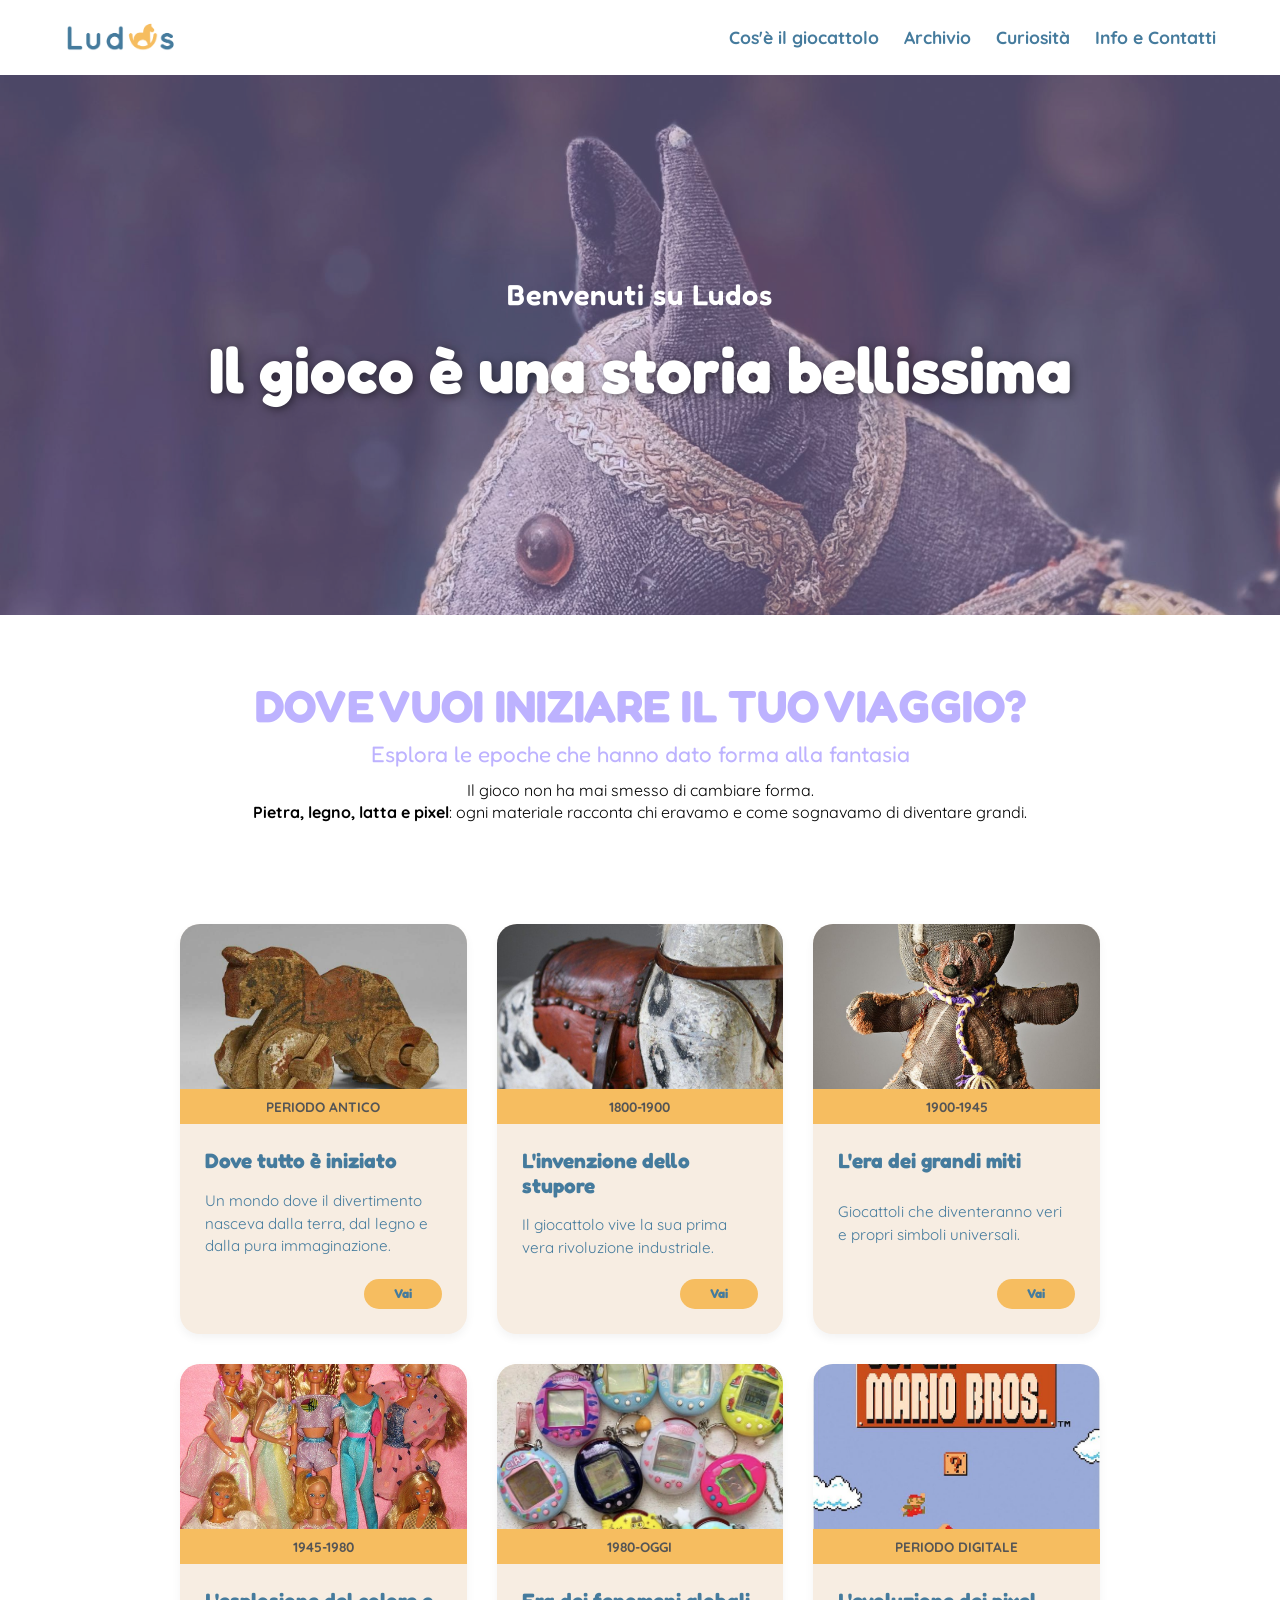
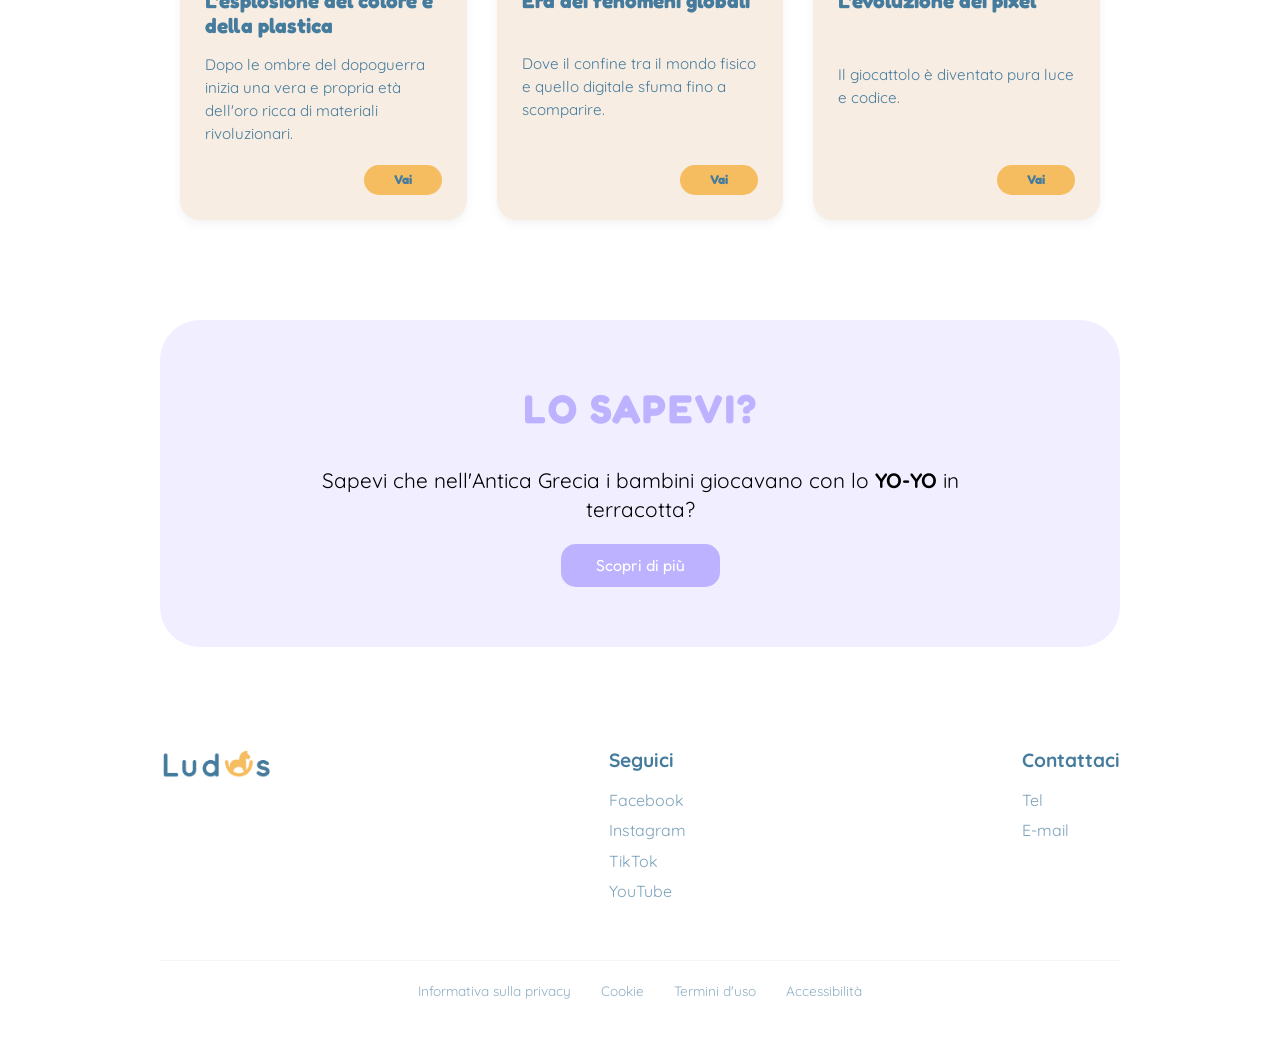
<file: index.html>
<!DOCTYPE html>
<html lang="en">
<head>
    <meta charset="UTF-8">
    <meta name="viewport" content="width=device-width, initial-scale=1.0">
    <title>Document</title>
    <link rel="stylesheet" href="css/style.css">
    <link rel="preconnect" href="https://fonts.googleapis.com">
    <link rel="preconnect" href="https://fonts.gstatic.com" crossorigin>
    <link href="https://fonts.googleapis.com/css2?family=Fredoka:wght@400;600;700&family=Quicksand:wght@400;500;700&display=swap" rel="stylesheet">
</head>
<body>
    <header>
        <nav class="navbar">
            <div class="logo">
                <img src="immagini/logo.png" alt="Lodus Logo">
            </div>
            <ul class="nav-links">
                <li><a href="#">Cos'è il giocattolo</a></li>
                <li><a href="#">Archivio</a></li>
                <li><a href="curiosita.html">Curiosità</a></li>
                <li><a href="#">Info e Contatti</a></li>
            </ul>
        </nav>
    </header>
    <section class="hero">
    <img src="immagini/herohome.jpg" alt="Dettaglio giocattolo antico Ludos" class="hero-img">
    
    <div class="hero-overlay"></div>

    <div class="hero-content">
        <p>Benvenuti su Ludos</p>
        <h1>Il gioco è una storia bellissima</h1>
    </div>
</section>

    <main class="container">
        <section class="intro-text">
            <h2>DOVE VUOI INIZIARE IL TUO VIAGGIO?</h2>
            <p class="subtitle">Esplora le epoche che hanno dato forma alla fantasia</p>
            <p class="description">
                Il gioco non ha mai smesso di cambiare forma. <br>
                <strong>Pietra, legno, latta e pixel</strong>: ogni materiale racconta chi eravamo e come sognavamo di diventare grandi.
            </p>
        </section>
        <section class="grid-container">
    <article class="card">
        <div class="card-header">
            <img src="immagini/1.jpg" alt="Periodo Antico">
            <div class="badge orange">Periodo antico</div>
        </div>
        <div class="card-body">
            <h3>Dove tutto è iniziato</h3>
            <p>Un mondo dove il divertimento nasceva dalla terra, dal legno e dalla pura immaginazione.</p>
            <a href="periodo.html" class="btn-vai">Vai</a>
        </div>
    </article>

    <article class="card">
        <div class="card-header">
            <img src="immagini/2.jpg" alt="1800-1900">
            <div class="badge yellow">1800-1900</div>
        </div>
        <div class="card-body">
            <h3>L'invenzione dello stupore</h3>
            <p>Il giocattolo vive la sua prima vera rivoluzione industriale.</p>
            <a href="#" class="btn-vai">Vai</a>
        </div>
    </article>

    <article class="card">
        <div class="card-header">
            <img src="immagini/3.jpg" alt="1900-1945">
            <div class="badge yellow">1900-1945</div>
        </div>
        <div class="card-body">
            <h3>L'era dei grandi miti</h3>
            <p>Giocattoli che diventeranno veri e propri simboli universali.</p>
            <a href="#" class="btn-vai">Vai</a>
        </div>
    </article>

    <article class="card">
        <div class="card-header">
            <img src="immagini/4.jpg" alt="1945-1980">
            <div class="badge yellow">1945-1980</div>
        </div>
        <div class="card-body">
            <h3>L'esplosione del colore e della plastica</h3>
            <p>Dopo le ombre del dopoguerra inizia una vera e propria età dell'oro ricca di materiali rivoluzionari.</p>
            <a href="#" class="btn-vai">Vai</a>
        </div>
    </article>

    <article class="card">
        <div class="card-header">
            <img src="immagini/5.jpg" alt="1980-Oggi">
            <div class="badge yellow">1980-Oggi</div>
        </div>
        <div class="card-body">
            <h3>Era dei fenomeni globali</h3>
            <p>Dove il confine tra il mondo fisico e quello digitale sfuma fino a scomparire.</p>
            <a href="#" class="btn-vai">Vai</a>
        </div>
    </article>

    <article class="card">
        <div class="card-header">
            <img src="immagini/6.jpg" alt="Periodo Digitale">
            <div class="badge orange">Periodo digitale</div>
        </div>
        <div class="card-body">
            <h3>L'evoluzione dei pixel</h3>
            <p>Il giocattolo è diventato pura luce e codice.</p>
            <a href="#" class="btn-vai">Vai</a>
        </div>
    </article>
</section>
<section class="did-you-know-container">
    <div class="did-you-know-box">
        <h3>LO SAPEVI?</h3>
        <p>Sapevi che nell'Antica Grecia i bambini giocavano con lo <strong>YO-YO</strong> in terracotta?</p>
        <a href="curiosita.html" class="btn-scopri">Scopri di più</a>
    </div>
</section>
<footer>
    <div class="footer-main">
        <div class="footer-logo">
            <img src="immagini/logo.png" alt="">
        </div>
        
        <div class="footer-column">
            <h3>Seguici</h3>
            <a href="#">Facebook</a>
            <a href="#">Instagram</a>
            <a href="#">TikTok</a>
            <a href="#">YouTube</a>
        </div>
        
        <div class="footer-column">
            <h3>Contattaci</h3>
            <p>Tel</p>
            <p>E-mail</p>
        </div>
    </div>
    
    <div class="footer-bottom">
        <a href="#">Informativa sulla privacy</a>
        <a href="#">Cookie</a>
        <a href="#">Termini d'uso</a>
        <a href="#">Accessibilità</a>
    </div>
</footer>
</body>
</html>
</file>
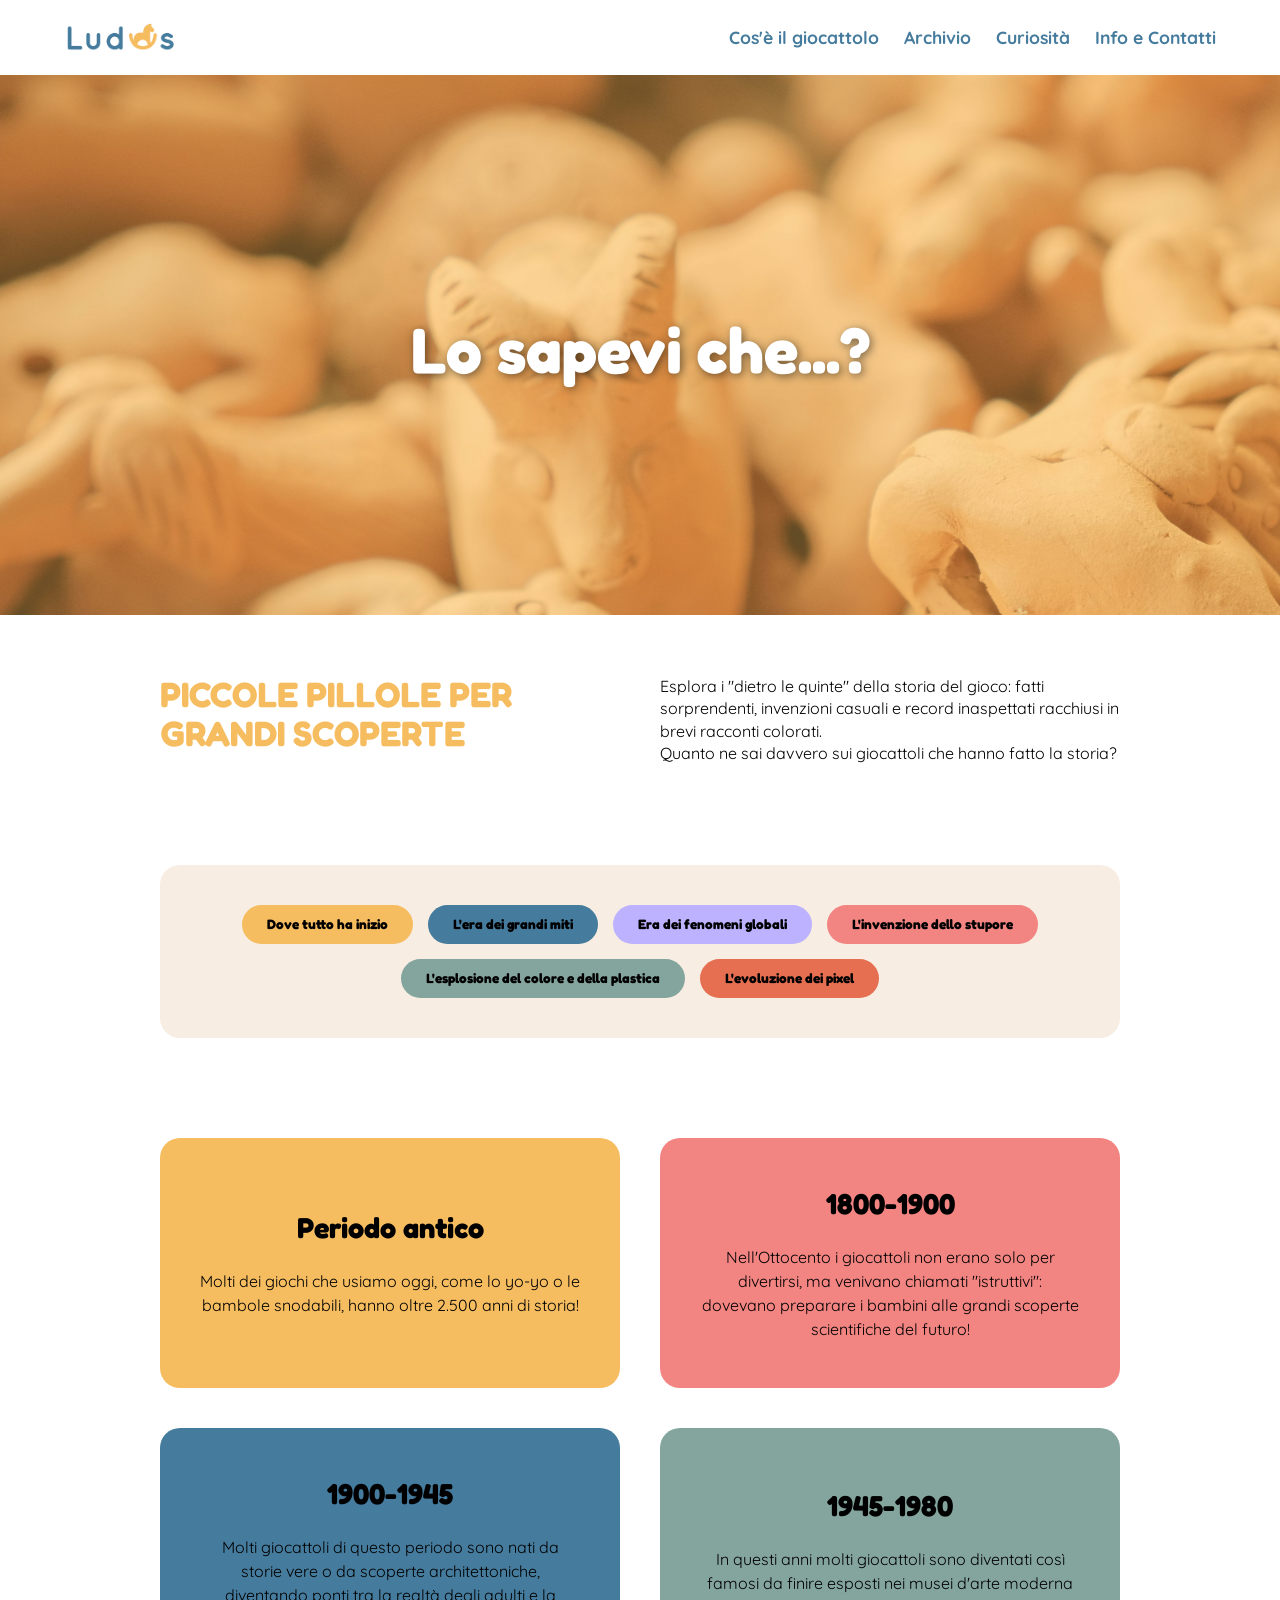
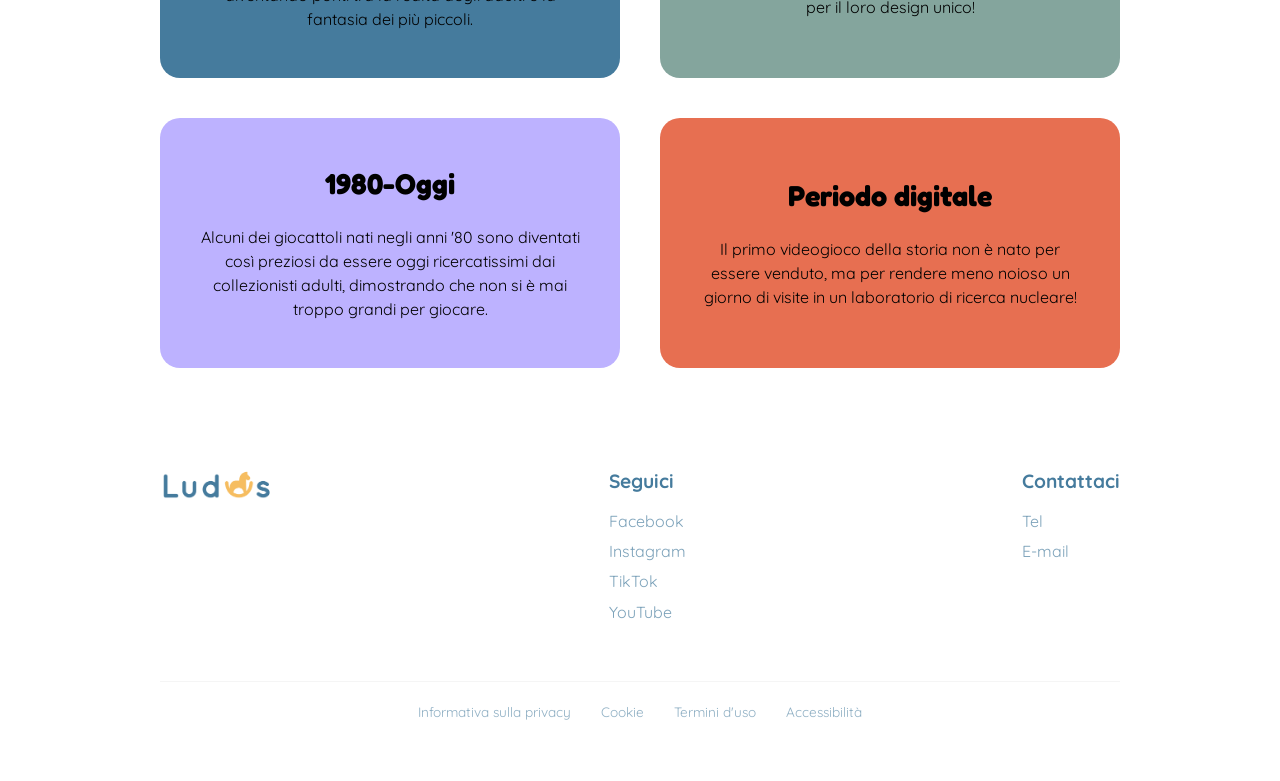
<file: curiosita.html>
<!DOCTYPE html>
<html lang="en">
<head>
    <meta charset="UTF-8">
    <meta name="viewport" content="width=device-width, initial-scale=1.0">
    <title>Document</title>
    <link rel="stylesheet" href="css/style.css">
    <link rel="preconnect" href="https://fonts.googleapis.com">
    <link rel="preconnect" href="https://fonts.gstatic.com" crossorigin>
    <link href="https://fonts.googleapis.com/css2?family=Fredoka:wght@400;600;700&family=Quicksand:wght@400;500;700&display=swap" rel="stylesheet">
</head>
<body>
    <header>
        <nav class="navbar">
            <div class="logo">
                <a href="index.html">
                <img src="immagini/logo.png" alt="Lodus Logo">
                </a>
            </div>
            <ul class="nav-links">
                <li><a href="#">Cos'è il giocattolo</a></li>
                <li><a href="#">Archivio</a></li>
                <li><a href="#">Curiosità</a></li>
                <li><a href="#">Info e Contatti</a></li>
            </ul>
        </nav>
    </header>
    <section class="hero">
    <img src="immagini/1c.jpg" alt="Dettaglio giocattolo antico Ludos" class="hero-img">
    
    <div class="hero-overlay-c"></div>

    <div class="hero-content">
        <p></p>
        <h1>Lo sapevi che...?</h1>
    </div>
</section>
<main class="container">
    <section class="intro-pillole">
        <div class="intro-header">
            <h2>PICCOLE PILLOLE PER GRANDI SCOPERTE</h2>
            <div class="intro-desc">
                <p>Esplora i "dietro le quinte" della storia del gioco: fatti sorprendenti, invenzioni casuali e record inaspettati racchiusi in brevi racconti colorati.</p>
                <p>Quanto ne sai davvero sui giocattoli che hanno fatto la storia?</p>
            </div>
        </div>
    </section>

    <nav class="pill-navigation">
        <div class="pill-container">
            <a href="#" class="pill orange">Dove tutto ha inizio</a>
            <a href="#" class="pill blue-dark">L'era dei grandi miti</a>
            <a href="#" class="pill purple">Era dei fenomeni globali</a>
            <a href="#" class="pill pink">L'invenzione dello stupore</a>
            <a href="#" class="pill green">L'esplosione del colore e della plastica</a>
            <a href="#" class="pill red">L'evoluzione dei pixel</a>
        </div>
    </nav>

    <section class="curiosity-grid">
        <article class="curiosity-card bg-orange">
            <h3>Periodo antico</h3>
            <p>Molti dei giochi che usiamo oggi, come lo yo-yo o le bambole snodabili, hanno oltre 2.500 anni di storia!</p>
        </article>

        <article class="curiosity-card bg-pink">
            <h3>1800-1900</h3>
            <p>Nell'Ottocento i giocattoli non erano solo per divertirsi, ma venivano chiamati "istruttivi": dovevano preparare i bambini alle grandi scoperte scientifiche del futuro!</p>
        </article>

        <article class="curiosity-card bg-blue-dark">
            <h3>1900-1945</h3>
            <p>Molti giocattoli di questo periodo sono nati da storie vere o da scoperte architettoniche, diventando ponti tra la realtà degli adulti e la fantasia dei più piccoli.</p>
        </article>

        <article class="curiosity-card bg-green">
            <h3>1945-1980</h3>
            <p>In questi anni molti giocattoli sono diventati così famosi da finire esposti nei musei d'arte moderna per il loro design unico!</p>
        </article>

        <article class="curiosity-card bg-purple">
            <h3>1980-Oggi</h3>
            <p>Alcuni dei giocattoli nati negli anni '80 sono diventati così preziosi da essere oggi ricercatissimi dai collezionisti adulti, dimostrando che non si è mai troppo grandi per giocare.</p>
        </article>

        <article class="curiosity-card bg-red">
            <h3>Periodo digitale</h3>
            <p>Il primo videogioco della storia non è nato per essere venduto, ma per rendere meno noioso un giorno di visite in un laboratorio di ricerca nucleare!</p>
        </article>
    </section>
    <footer>
    <div class="footer-main">
        <div class="footer-logo">
            <img src="immagini/logo.png" alt="">
        </div>
        
        <div class="footer-column">
            <h3>Seguici</h3>
            <a href="#">Facebook</a>
            <a href="#">Instagram</a>
            <a href="#">TikTok</a>
            <a href="#">YouTube</a>
        </div>
        
        <div class="footer-column">
            <h3>Contattaci</h3>
            <p>Tel</p>
            <p>E-mail</p>
        </div>
    </div>
    
    <div class="footer-bottom">
        <a href="#">Informativa sulla privacy</a>
        <a href="#">Cookie</a>
        <a href="#">Termini d'uso</a>
        <a href="#">Accessibilità</a>
    </div>
</footer>
</main>
</body>
</html>
</file>
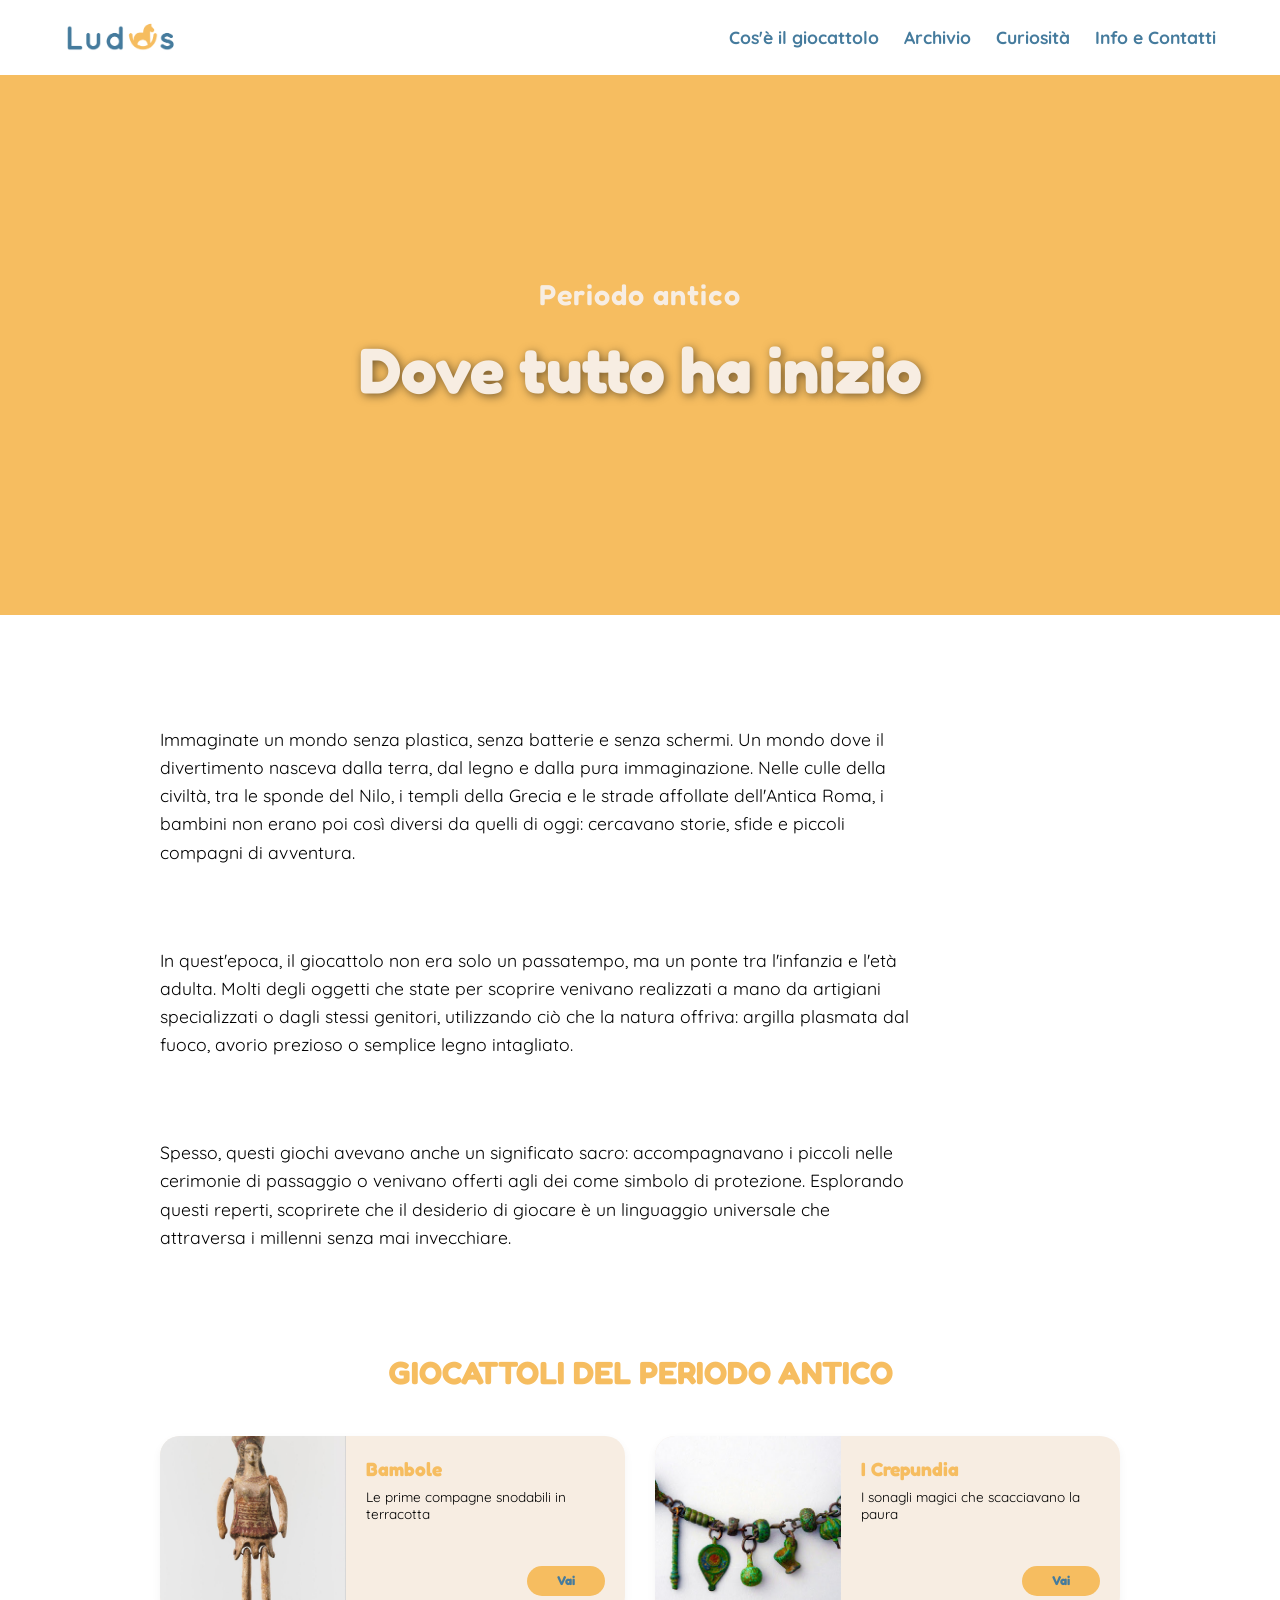
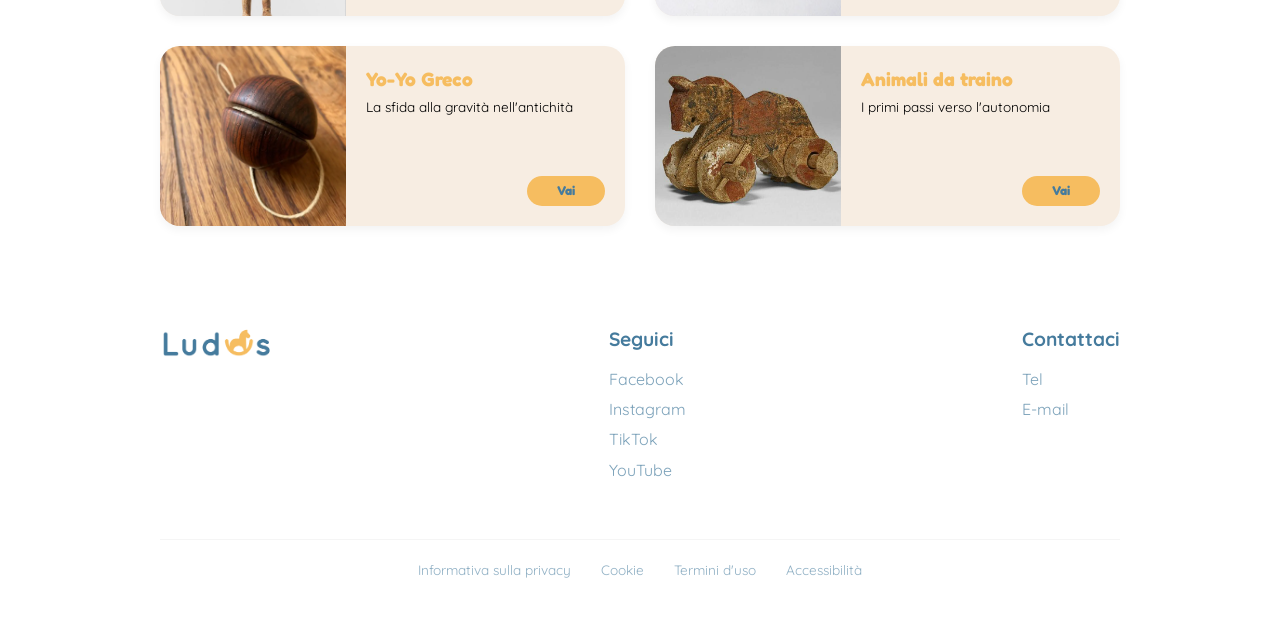
<file: periodo.html>
<!DOCTYPE html>
<html lang="en">
<head>
    <meta charset="UTF-8">
    <meta name="viewport" content="width=device-width, initial-scale=1.0">
    <title>Document</title>
    <link rel="stylesheet" href="css/style.css">
    <link rel="preconnect" href="https://fonts.googleapis.com">
    <link rel="preconnect" href="https://fonts.gstatic.com" crossorigin>
    <link href="https://fonts.googleapis.com/css2?family=Fredoka:wght@400;600;700&family=Quicksand:wght@400;500;700&display=swap" rel="stylesheet">
</head>
<body>
    <header>
        <nav class="navbar">
            <div class="logo">
                <a href="index.html">
                <img src="immagini/logo.png" alt="Ludos Logo">
                </a>
            </div>
            <ul class="nav-links">
                <li><a href="#">Cos'è il giocattolo</a></li>
                <li><a href="#">Archivio</a></li>
                <li><a href="curiosita.html">Curiosità</a></li>
                <li><a href="#">Info e Contatti</a></li>
            </ul>
        </nav>
    </header>
    <section class="hero">
    <div class="hero-overlay-p"></div>

    <div class="hero-content-periodo">
        <p>Periodo antico</p>
        <h1>Dove tutto ha inizio</h1>
    </div>
    </section>
    <main class="container">
    <section class="period-description">
        <p>
            Immaginate un mondo senza plastica, senza batterie e senza schermi. Un mondo dove il divertimento nasceva dalla terra, dal legno e dalla pura immaginazione. Nelle culle della civiltà, tra le sponde del Nilo, i templi della Grecia e le strade affollate dell'Antica Roma, i bambini non erano poi così diversi da quelli di oggi: cercavano storie, sfide e piccoli compagni di avventura.
        </p>
        <p>
            In quest'epoca, il giocattolo non era solo un passatempo, ma un ponte tra l'infanzia e l'età adulta. Molti degli oggetti che state per scoprire venivano realizzati a mano da artigiani specializzati o dagli stessi genitori, utilizzando ciò che la natura offriva: argilla plasmata dal fuoco, avorio prezioso o semplice legno intagliato.
        </p>
        <p>
            Spesso, questi giochi avevano anche un significato sacro: accompagnavano i piccoli nelle cerimonie di passaggio o venivano offerti agli dei come simbolo di protezione. Esplorando questi reperti, scoprirete che il desiderio di giocare è un linguaggio universale che attraversa i millenni senza mai invecchiare.
        </p>
    </section>

    <section class="grid-title">
        <h2>GIOCATTOLI DEL PERIODO ANTICO</h2>
    </section>

    <section class="products-grid">
        <article class="product-card">
            <div class="product-image">
                <img src="immagini/g1.jpg" alt="Bambole antiche">
            </div>
            <div class="product-info">
                <div class="text-content">
                    <h3>Bambole</h3>
                    <p>Le prime compagne snodabili in terracotta</p>
                </div>
                <a href="#" class="btn-vai">Vai</a>
            </div>
        </article>

        <article class="product-card">
            <div class="product-image">
                <img src="immagini/g2.jpg" alt="I Crepundia">
            </div>
            <div class="product-info">
                <div class="text-content">
                    <h3>I Crepundia</h3>
                    <p>I sonagli magici che scacciavano la paura</p>
                </div>
                <a href="#" class="btn-vai">Vai</a>
            </div>
        </article>

        <article class="product-card">
            <div class="product-image">
                <img src="immagini/g3.webp" alt="Yo-Yo Greco">
            </div>
            <div class="product-info">
                <div class="text-content">
                    <h3>Yo-Yo Greco</h3>
                    <p>La sfida alla gravità nell'antichità</p>
                </div>
                <a href="#" class="btn-vai">Vai</a>
            </div>
        </article>

        <article class="product-card">
            <div class="product-image">
                <img src="immagini/1.jpg" alt="Animali da traino">
            </div>
            <div class="product-info">
                <div class="text-content">
                    <h3>Animali da traino</h3>
                    <p>I primi passi verso l'autonomia</p>
                </div>
                <a href="#" class="btn-vai">Vai</a>
            </div>
        </article>
    </section>
    <footer>
    <div class="footer-main">
        <div class="footer-logo">
            <img src="immagini/logo.png" alt="">
        </div>
        
        <div class="footer-column">
            <h3>Seguici</h3>
            <a href="#">Facebook</a>
            <a href="#">Instagram</a>
            <a href="#">TikTok</a>
            <a href="#">YouTube</a>
        </div>
        
        <div class="footer-column">
            <h3>Contattaci</h3>
            <p>Tel</p>
            <p>E-mail</p>
        </div>
    </div>
    
    <div class="footer-bottom">
        <a href="#">Informativa sulla privacy</a>
        <a href="#">Cookie</a>
        <a href="#">Termini d'uso</a>
        <a href="#">Accessibilità</a>
    </div>
</footer>
</main>
</file>
<file: css/style.css>
:root {
    --primario: rgba(247, 237, 226, 1);
    --secondario: rgba(132, 165, 157, 1);
    --terziario: rgba(246, 189, 96, 1);
    --quarto: rgba(242, 132, 130, 1);
    --quinto: rgba(69, 123, 157, 1);
    --sesto: rgba(189, 178, 255, 1);
    --settimo: rgba(231, 111, 81, 1);
    --text: rgba(0, 0, 0, 1);
    --sfondo: rgba(255, 255, 255, 1);

    --font-title: 'Fredoka', sans-serif;
    --font-base: 'Quicksand', sans-serif;
}

* {
    margin: 0;
    padding: 0;
    box-sizing: border-box;
}

body {
    font-family: var(--font-base);
    background-color: var(--sfondo);
    color: var(--text);
    line-height: 1.4;
}
.navbar {
    display: flex;
    justify-content: space-between;
    align-items: center;
    padding: 20px 5%;
}

.logo img, .footer-logo img {
    height: 50px;
    width: auto;
    display: block;
    height: 35px;
}

.nav-links {
    display: flex;
    list-style: none;
    gap: 25px;
    align-items: center;
}

.nav-links a {
    text-decoration: none;
    color: var(--quinto);
    font-weight: bold;
    font-size: 1.1rem;
    font-family: var(--font-base);
}

.hero {
    position: relative;
    height: 60vh; 
    width: 100%;
    overflow: hidden;
    display: flex;
    align-items: center;
    justify-content: center;
    text-align: center;
    color: white;
}

.hero-img {
    position: absolute;
    top: 0;
    left: 0;
    width: 100%;
    height: 100%;
    object-fit: cover; 
    z-index: 1;
}

.hero-overlay {
    position: absolute;
    top: 0;
    left: 0;
    width: 100%;
    height: 100%;
    background: var(--sesto); 
    z-index: 2;
    opacity: 40%;
}

.hero-content {
    position: relative;
    z-index: 3; 
}

.hero-content p {
    font-size: 1.8rem;
    text-transform: none;
    margin-bottom: 10px;
    letter-spacing: 1px;
    font-family: var(--font-title);
    font-weight: 600;
}

.hero-content h1 {
    font-family: var(--font-title); 
    font-size: 4rem;
    margin: 0;
    text-shadow: 2px 2px 10px rgba(0,0,0,0.5); 
}


.container {
    max-width: 1100px;
    margin: 0 auto;
    padding: 40px 20px;
}

.intro-text {
    text-align: center;
    margin-bottom: 50px;
}

.intro-text h2 {
    color: var(--sesto);
    font-family: var(--font-title);
    font-size: 2.8rem;
}
.subtitle {
    font-family: var(--font-title);
    color: var(--sesto);
    font-size: 1.4rem;
    margin-bottom: 10px;
}
.description {
    font-family: var(--font-base);
}

.grid-container {
    display: grid;
    grid-template-columns: repeat(3, 1fr); 
    gap: 30px;
    max-width: 1200px;
    margin: 50px auto;
    padding: 0 20px;
    margin-top: 100px;
}


.card {
    background-color: var(--primario); 
    border-radius: 20px;
    overflow: hidden;
    display: flex;
    flex-direction: column;
    box-shadow: 0 4px 10px rgba(0,0,0,0.05);
    transition: transform 0.3s ease;
}

.card:hover {
    transform: translateY(-5px);
}

.card-header {
    position: relative;
    height: 200px;
}

.card-header img {
    width: 100%;
    height: 100%;
    object-fit: cover;
}


.badge {
    position: absolute;
    bottom: 0;
    left: 0;
    right: 0;
    padding: 8px;
    text-align: center;
    font-family: var(--font-base);
    font-weight: 700;
    font-size: 0.85rem;
    text-transform: uppercase;
    color: #555;
}

.badge.orange { background-color: var(--terziario); }
.badge.yellow { background-color: var(--terziario); }


.card-body {
    padding: 25px;
    text-align: center;
    flex-grow: 1;
    display: flex;
    flex-direction: column;
    justify-content: space-between;
}

.card-body h3 {
    font-family: var(--font-title); 
    color: var(--quinto); 
    font-size: 1.3rem;
    margin-bottom: 15px;
    line-height: 1.2;
    text-align: left;
}

.card-body p {
    font-family: var(--font-base); 
    font-size: 0.95rem;
    color: var(--quinto);
    margin-bottom: 20px;
    line-height: 1.5;
    text-align: left;
}


.btn-vai {
    display: inline-block;
    align-self: center;
    background-color: var(--terziario);
    color: var(--quinto);
    text-decoration: none;
    font-family: var(--font-base);
    font-weight: 700;
    padding: 8px 35px;
    border-radius: 25px;
    font-size: 0.9rem;
    transition: background 0.3s;
}

.btn-vai:hover {
    background-color: var(--terziario);
}

.did-you-know-box {
    background-color: rgba(232, 227, 255, 0.6); 
    border-radius: 40px;       
    padding: 60px 20px;
    text-align: center;
    display: flex;
    flex-direction: column;
    align-items: center;
    gap: 20px;
    margin-top: 100px;
}

.did-you-know-box h3 {
    font-family: var(--font-title);
    color: var(--sesto);
    font-size: 2.5rem;
    letter-spacing: 2px;
    margin-bottom: 10px;
}

.did-you-know-box p {
    font-family: var(--font-base);
    color: var(--text); 
    font-size: 1.3rem;
    max-width: 700px;
    line-height: 1.4;
}

.btn-scopri {
    display: inline-block;
    background-color: var(--sesto); 
    color: white;
    text-decoration: none;
    font-family: var(--font-title);
    font-weight: 400;
    padding: 10px 35px;
    border-radius: 15px;
    font-size: 1rem;
    transition: all 0.3s ease;
}

.btn-scopri:hover {
    background-color: var(--sesto);
    transform: scale(1.05);
}

.footer {
    padding: 60px 10% 20px 10%;
    border-top: 1px solid #eee;
}

.footer-main {
    display: flex;
    justify-content: space-between;
    align-items: flex-start;
    margin-bottom: 50px;
    margin-top: 100px;
}

.footer-logo {
    font-family: var(--font-title);
    font-size: 2.5rem;
    font-weight: bold;
    margin-bottom: 20px;
}

.footer-column h3 {
    color: var(--quinto);
    margin-bottom: 15px;
    font-size: 1.2rem;
    font-family: var(--font-base);
}

.footer-column a, .footer-column p {
    display: block;
    color: var(--quinto);
    text-decoration: none;
    margin-bottom: 8px;
    opacity: 0.7;
    font-family: var(--font-base);
}

.footer-bottom {
    display: flex;
    justify-content: center;
    gap: 30px;
    padding-top: 20px;
    border-top: 1px solid #f5f5f5;
}

.footer-bottom a {
    color: var(--quinto);
    text-decoration: none;
    font-size: 0.85rem;
    opacity: 0.6;
    font-family: var(--font-base);
}

.hero-overlay-c {
    position: absolute;
    top: 0;
    left: 0;
    width: 100%;
    height: 100%;
    background: var(--terziario); 
    z-index: 2;
    opacity: 40%;
}


.container {
    max-width: 1100px;
    margin: 0 auto;
    padding: 60px 20px;
}


.intro-header {
    display: flex;
    justify-content: space-between;
    align-items: flex-start;
    gap: 40px;
    margin-bottom: 50px;
}

.intro-header h2 {
    font-family: var(--font-title);
    color: var(--terziario);
    font-size: 2.2rem;
    flex: 1;
    line-height: 1.1;
}

.intro-desc {
    flex: 1;
    font-family: var(--font-base);
    color: var(--text);
    font-size: 1rem;
}


.pill-navigation {
    background-color: var(--primario); 
    border-radius: 20px;
    padding: 40px;
    margin-bottom: 100px;
    margin-top: 100px;
}

.pill-container {
    display: flex;
    flex-wrap: wrap;
    justify-content: center;
    gap: 15px;
}

.pill {
    padding: 10px 25px;
    border-radius: 30px;
    text-decoration: none;
    color: var(--text);
    font-family: var(--font-title);
    font-weight: 700;
    font-size: 0.85rem;
    text-align: center;
    transition: transform 0.2s;
}

.pill:hover { transform: scale(1.05); }


a.pill {
    color: var(--text) !important;
}


a.pill:visited, 
a.pill:active, 
a.pill:link {
    color: #000000 !important;
}


.curiosity-grid {
    display: grid;
    grid-template-columns: repeat(2, 1fr); 
    gap: 40px;
}

.curiosity-card {
    padding: 40px;
    border-radius: 20px;
    text-align: center;
    min-height: 250px;
    display: flex;
    flex-direction: column;
    justify-content: center;
}

.curiosity-card h3 {
    font-family: var(--font-title);
    font-size: 1.8rem;
    margin-bottom: 20px;
    color: var(--text);
}

.curiosity-card p {
    font-family: var(--font-base);
    font-size: 1rem;
    line-height: 1.5;
    color: var(--text);
}

.orange, .bg-orange { background-color: var(--terziario); }
.blue-dark, .bg-blue-dark { background-color: var(--quinto); color: white !important; }
.purple, .bg-purple { background-color: var(--sesto); }
.pink, .bg-pink { background-color: var(--quarto); }
.green, .bg-green { background-color: var(--secondario); }
.red, .bg-red { background-color: var(--settimo); }


.hero-overlay-p {
    position: absolute;
    top: 0;
    left: 0;
    width: 100%;
    height: 100%;
    background: var(--terziario); 
    z-index: 2;
}
.hero-content-periodo {
    position: relative;
    z-index: 3; 
    color: var(--primario);
}
.hero-content-periodo p {
    font-size: 1.8rem;
    text-transform: none;
    margin-bottom: 10px;
    letter-spacing: 1px;
    font-family: var(--font-title);
    font-weight: 600;
}

.hero-content-periodo h1 {
    font-family: var(--font-title); 
    font-size: 4rem;
    margin: 0;
    text-shadow: 2px 2px 10px rgba(0,0,0,0.5); 
}



.container {
    max-width: 1000px; 
    margin: 0 auto;
    padding: 60px 20px;
}


.period-description {
    margin-bottom: 80px;
}

.period-description p {
    font-family: var(--font-base);
    font-size: 1.1rem;
    line-height: 1.6;
    color: var(--text);
    margin-bottom: 25px;
    text-align: left;
    max-width: 750px; 
    
   
    margin-left: 0;
    margin-right: auto;
    
    margin-top: 50px;
    margin-bottom: 80px;
}


.grid-title h2 {
    font-family: var(--font-title);
    color: var(--terziario); 
    font-size: 2rem;
    margin-bottom: 40px;
    text-transform: uppercase;
    text-align: center;
    margin-top: 100px;
}


.products-grid {
    display: grid;
    grid-template-columns: repeat(2, 1fr); 
    gap: 30px;
}


.product-card {
    display: flex; 
    background-color: var(--primario);
    border-radius: 20px;
    overflow: hidden;
    height: 180px; 
    box-shadow: 0 4px 10px rgba(0,0,0,0.05);
}

.product-image {
    flex: 0 0 40%; 
}

.product-image img {
    width: 100%;
    height: 100%;
    object-fit: cover;
}

.product-info {
    flex: 1;
    padding: 20px;
    display: flex;
    flex-direction: column;
    justify-content: space-between;
    align-items: flex-start;
}

.product-info h3 {
    font-family: var(--font-title);
    color: var(--terziario);
    font-size: 1.2rem;
    margin-bottom: 5px;
}

.product-info p {
    font-family: var(--font-base);
    font-size: 0.85rem;
    color: var(--text);
    line-height: 1.3;
}


.btn-vai {
    background-color: var(--terziario);
    color: var(--quinto);
    text-decoration: none;
    font-family: var(--font-title);
    font-weight: 700;
    padding: 6px 30px;
    border-radius: 20px;
    font-size: 0.8rem;
    align-self: flex-end; 
}
</file>
